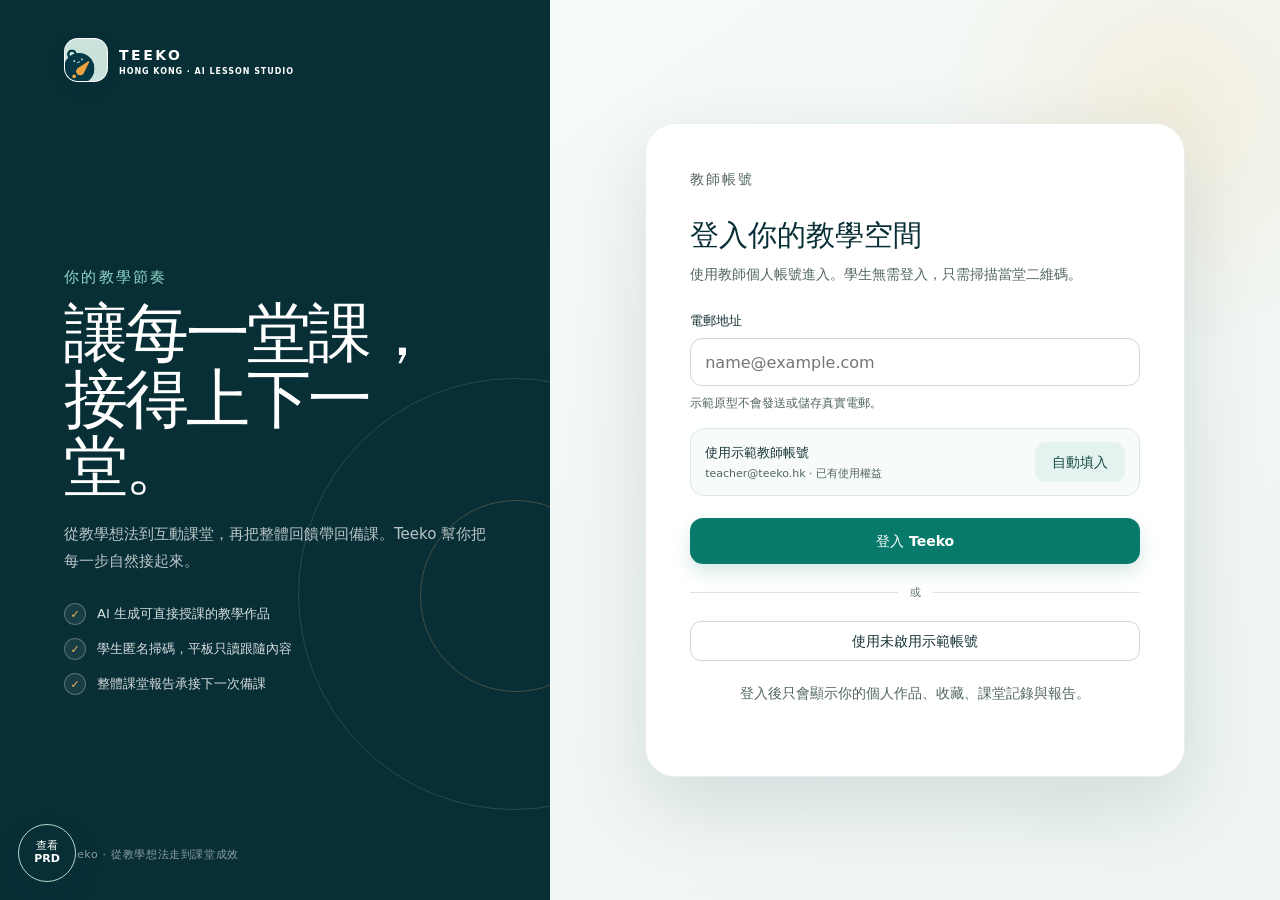
<file: index.html>
<!doctype html>
<html lang="zh-Hant">
  <head>
    <meta charset="UTF-8" />
    <meta name="viewport" content="width=device-width, initial-scale=1.0" />
    <meta http-equiv="refresh" content="0; url=./teeko-prototype/" />
    <title>Teeko</title>
  </head>
  <body>
    <a href="./teeko-prototype/">進入 Teeko</a>
  </body>
</html>
</file>
<file: teeko-prototype/styles.css>
:root {
  --radius: 11.2px;
  --background: #f1f6f4;
  --foreground: #1e2725;
  --card: #ffffff;
  --paper: #fcfdfc;
  --primary: #087a6c;
  --primary-hover: #076d61;
  --primary-soft: #e5f3f0;
  --ink: #082f36;
  --mint: #eaf5f1;
  --amber: #f3b75d;
  --slate: #526660;
  --muted: #edf4f2;
  --border: #dde4e0;
  --input: #cddbd7;
  --danger: #b94f42;
  --danger-soft: #fff1ee;
  --success: #0f6b5e;
  --warning-bg: #fffaf0;
  --warning-border: #e3c98f;
  --warning-text: #76510e;
  --shadow-card: 0 10px 28px rgba(28, 54, 48, 0.05);
  --shadow-panel: 0 16px 38px rgba(8, 47, 54, 0.09);
  --shadow-float: 0 22px 58px rgba(8, 47, 54, 0.12);
  color-scheme: light;
  font-family: "PingFang HK", "Microsoft JhengHei", "Noto Sans TC", system-ui, -apple-system, sans-serif;
  font-synthesis: none;
  text-rendering: optimizeLegibility;
}

* {
  box-sizing: border-box;
}

html {
  min-width: 320px;
  min-height: 100%;
  background: var(--background);
}

body {
  min-width: 320px;
  min-height: 100vh;
  margin: 0;
  color: var(--foreground);
  background: var(--background);
}

button,
input,
textarea,
select {
  font: inherit;
}

button,
a,
label[for],
select {
  -webkit-tap-highlight-color: transparent;
}

button {
  border: 0;
}

a {
  color: inherit;
  text-decoration: none;
}

img {
  display: block;
  max-width: 100%;
}

h1,
h2,
h3,
p {
  margin-top: 0;
}

button:focus-visible,
a:focus-visible,
input:focus-visible,
textarea:focus-visible,
select:focus-visible,
[tabindex]:focus-visible {
  outline: 3px solid #eeba6d;
  outline-offset: 3px;
}

.sr-only {
  position: absolute;
  width: 1px;
  height: 1px;
  padding: 0;
  margin: -1px;
  overflow: hidden;
  clip: rect(0, 0, 0, 0);
  white-space: nowrap;
  border: 0;
}

.app-root {
  min-height: 100vh;
}

.home-display {
  font-family: "Avenir Next", "Segoe UI Variable Display", "PingFang HK", "Microsoft JhengHei", sans-serif;
  letter-spacing: -0.045em;
}

.eyebrow {
  margin: 0 0 9px;
  color: var(--primary);
  font-size: 11px;
  font-weight: 700;
  letter-spacing: 0.15em;
  line-height: 1.4;
  text-transform: uppercase;
}

.muted {
  color: var(--slate);
}

.caption {
  color: var(--slate);
  font-size: 12px;
  line-height: 1.55;
}

.btn {
  min-height: 40px;
  display: inline-flex;
  align-items: center;
  justify-content: center;
  gap: 8px;
  padding: 9px 16px;
  border: 1px solid transparent;
  border-radius: 11px;
  cursor: pointer;
  font-size: 14px;
  font-weight: 650;
  line-height: 1;
  transition: background-color 160ms ease, border-color 160ms ease, color 160ms ease, transform 120ms ease, box-shadow 160ms ease;
}

.btn:hover {
  transform: translateY(-1px);
}

.btn:active {
  transform: translateY(1px);
}

.btn-primary {
  color: #fff;
  background: var(--primary);
  box-shadow: 0 8px 18px rgba(8, 122, 108, 0.17);
}

.btn-primary:hover {
  background: var(--primary-hover);
}

.btn-secondary {
  color: #164b45;
  background: var(--primary-soft);
}

.btn-outline {
  color: #173337;
  border-color: #cddbd7;
  background: #fff;
}

.btn-outline:hover {
  border-color: #a9cbc3;
  background: #f8fbfa;
}

.btn-ghost {
  color: #4f625d;
  background: transparent;
}

.btn-ghost:hover {
  color: var(--primary);
  background: var(--muted);
}

.btn-danger {
  color: #9b4237;
  border-color: #eccfc8;
  background: #fff7f5;
}

.btn-link {
  min-height: auto;
  padding: 3px 0;
  border-radius: 2px;
  color: var(--primary);
  background: transparent;
}

.btn-sm {
  min-height: 36px;
  padding: 8px 12px;
  font-size: 13px;
}

.btn-lg {
  min-height: 46px;
  padding: 12px 21px;
  border-radius: 13px;
}

.btn-pill {
  border-radius: 999px;
}

.btn-full {
  width: 100%;
}

.btn[disabled],
.btn[aria-disabled="true"] {
  cursor: not-allowed;
  opacity: 0.5;
  transform: none;
  box-shadow: none;
}

.button-row {
  display: flex;
  flex-wrap: wrap;
  align-items: center;
  gap: 10px;
}

.field {
  display: grid;
  gap: 8px;
}

.field + .field {
  margin-top: 20px;
}

.field-label {
  color: #173337;
  font-size: 13px;
  font-weight: 700;
}

.field-hint {
  color: var(--slate);
  font-size: 12px;
  line-height: 1.5;
}

.field-error {
  color: var(--danger);
  font-size: 12px;
}

.input,
.select,
.textarea {
  width: 100%;
  min-height: 48px;
  border: 1px solid var(--input);
  border-radius: 12px;
  color: #173337;
  background: #fff;
  box-shadow: inset 0 1px 0 rgba(8, 47, 54, 0.02);
  transition: border-color 160ms ease, box-shadow 160ms ease;
}

.input,
.select {
  padding: 0 14px;
}

.textarea {
  min-height: 136px;
  padding: 13px 14px;
  line-height: 1.65;
  resize: vertical;
}

.input:focus,
.select:focus,
.textarea:focus {
  border-color: #1b9485;
  outline: 0;
  box-shadow: 0 0 0 4px #dff3ef;
}

.input.is-error,
.select.is-error,
.textarea.is-error {
  border-color: #d77f73;
}

.segmented {
  display: inline-flex;
  gap: 4px;
  padding: 4px;
  border: 1px solid var(--border);
  border-radius: 12px;
  background: #f5f9f7;
}

.segmented button {
  min-height: 34px;
  padding: 7px 14px;
  border-radius: 9px;
  color: var(--slate);
  background: transparent;
  cursor: pointer;
  font-size: 13px;
  font-weight: 650;
}

.segmented button.is-active {
  color: var(--primary);
  background: #fff;
  box-shadow: 0 5px 14px rgba(8, 47, 54, 0.08);
}

.chip,
.badge {
  display: inline-flex;
  align-items: center;
  gap: 6px;
  min-height: 22px;
  padding: 3px 9px;
  border-radius: 999px;
  font-size: 11px;
  font-weight: 700;
  line-height: 1;
}

.badge-jade {
  color: #0f6b5e;
  background: #e5f3f0;
}

.badge-amber {
  color: #76510e;
  background: #fff3d8;
}

.badge-neutral {
  color: #536660;
  background: #edf4f2;
}

.badge-red {
  color: #9b4237;
  background: #fff1ee;
}

.dot {
  width: 7px;
  height: 7px;
  border-radius: 50%;
  background: currentColor;
}

.pulse-dot {
  width: 8px;
  height: 8px;
  border-radius: 50%;
  background: #20a588;
  animation: pulse 1.8s ease-out infinite;
}

@keyframes pulse {
  0% { box-shadow: 0 0 0 0 rgba(32, 165, 136, 0.4); }
  70% { box-shadow: 0 0 0 7px rgba(32, 165, 136, 0); }
  100% { box-shadow: 0 0 0 0 rgba(32, 165, 136, 0); }
}

.brand-lockup {
  display: inline-flex;
  align-items: center;
  gap: 11px;
}

.brand-mark {
  width: 44px;
  height: 44px;
  overflow: hidden;
  border: 1px solid #a9cbc3;
  border-radius: 14px;
  background: #e7f4f1;
  box-shadow: 0 5px 16px rgba(8, 47, 54, 0.13);
}

.brand-mark img {
  width: 100%;
  height: 100%;
  object-fit: cover;
}

.brand-word {
  color: var(--ink);
  font-size: 14px;
  font-weight: 800;
  letter-spacing: 0.18em;
}

.brand-meta {
  display: block;
  margin-top: 3px;
  color: var(--slate);
  font-size: 8px;
  font-weight: 700;
  letter-spacing: 0.12em;
  text-transform: uppercase;
}

.card {
  border: 1px solid rgba(8, 47, 54, 0.09);
  border-radius: 16px;
  background: var(--card);
  box-shadow: var(--shadow-card);
}

.card-pad {
  padding: 22px;
}

.accent-card {
  position: relative;
  overflow: hidden;
}

.accent-card::before {
  position: absolute;
  top: 0;
  bottom: 0;
  left: 0;
  width: 4px;
  content: "";
  background: var(--amber);
}

.auth-page {
  min-height: 100vh;
  display: grid;
  grid-template-columns: 0.86fr 1.14fr;
  background: #eff5f2;
}

.auth-brand {
  position: relative;
  min-height: 100vh;
  display: flex;
  flex-direction: column;
  justify-content: space-between;
  overflow: hidden;
  padding: 38px clamp(34px, 5vw, 78px);
  color: #fff;
  background: var(--ink);
}

.auth-brand::before,
.auth-brand::after {
  position: absolute;
  border: 1px solid rgba(255, 255, 255, 0.13);
  border-radius: 50%;
  content: "";
}

.auth-brand::before {
  right: -180px;
  bottom: 90px;
  width: 430px;
  height: 430px;
}

.auth-brand::after {
  right: -62px;
  bottom: 208px;
  width: 190px;
  height: 190px;
  border-color: rgba(243, 183, 93, 0.25);
}

.auth-brand .brand-word,
.auth-brand .brand-meta {
  color: #fff;
}

.auth-brand .brand-mark {
  border-color: rgba(255, 255, 255, 0.32);
  background: #fff;
}

.auth-story {
  position: relative;
  z-index: 1;
  max-width: 520px;
  padding: 70px 0 40px;
}

.auth-story h1 {
  max-width: 480px;
  margin-bottom: 22px;
  font-size: clamp(42px, 5vw, 68px);
  font-weight: 650;
  line-height: 1.04;
}

.auth-story p {
  max-width: 440px;
  color: rgba(255, 255, 255, 0.72);
  font-size: 15px;
  line-height: 1.8;
}

.auth-points {
  display: grid;
  gap: 13px;
  margin-top: 28px;
}

.auth-point {
  display: flex;
  align-items: center;
  gap: 11px;
  color: rgba(255, 255, 255, 0.84);
  font-size: 13px;
}

.auth-check {
  width: 22px;
  height: 22px;
  display: grid;
  flex: 0 0 auto;
  place-items: center;
  border: 1px solid rgba(255, 255, 255, 0.25);
  border-radius: 50%;
  color: var(--amber);
  background: rgba(255, 255, 255, 0.07);
  font-size: 11px;
}

.auth-foot {
  position: relative;
  z-index: 1;
  color: rgba(255, 255, 255, 0.53);
  font-size: 11px;
  letter-spacing: 0.06em;
}

.auth-form-wrap {
  min-height: 100vh;
  display: grid;
  place-items: center;
  padding: 44px 28px;
  background:
    radial-gradient(circle at 85% 12%, rgba(243, 183, 93, 0.15), transparent 24%),
    linear-gradient(145deg, #f6faf8, #edf4f1);
}

.auth-card {
  width: min(100%, 540px);
  padding: clamp(28px, 4vw, 44px);
  border: 1px solid rgba(8, 47, 54, 0.08);
  border-radius: 30px;
  background: rgba(255, 255, 255, 0.97);
  box-shadow: 0 26px 80px rgba(8, 47, 54, 0.13);
}

.auth-card h2 {
  margin-bottom: 10px;
  color: var(--ink);
  font-size: 29px;
  line-height: 1.2;
}

.auth-card > p {
  margin-bottom: 26px;
  color: var(--slate);
  font-size: 14px;
  line-height: 1.7;
}

.demo-account {
  display: flex;
  align-items: center;
  justify-content: space-between;
  gap: 12px;
  margin: 16px 0 22px;
  padding: 13px 14px;
  border: 1px solid #dbe8e4;
  border-radius: 14px;
  background: #f7fbf9;
}

.demo-account strong {
  display: block;
  color: #173337;
  font-size: 13px;
}

.demo-account span {
  color: var(--slate);
  font-size: 11px;
}

.auth-divider {
  display: flex;
  align-items: center;
  gap: 12px;
  margin: 21px 0;
  color: #5f716c;
  font-size: 11px;
}

.auth-divider::before,
.auth-divider::after {
  height: 1px;
  flex: 1;
  content: "";
  background: var(--border);
}

.auth-note {
  margin: 21px 0 0;
  color: #5b6d68;
  font-size: 11px;
  line-height: 1.6;
  text-align: center;
}

.activation-success {
  display: grid;
  place-items: center;
  padding: 14px 0 4px;
  text-align: center;
}

.success-mark {
  width: 72px;
  height: 72px;
  display: grid;
  place-items: center;
  margin-bottom: 22px;
  border: 1px solid #bcded5;
  border-radius: 24px;
  color: #fff;
  background: var(--primary);
  box-shadow: 0 16px 30px rgba(8, 122, 108, 0.2);
  font-size: 30px;
}

.platform-shell {
  min-height: 100vh;
  padding-left: 104px;
  background: var(--background);
}

.side-rail {
  position: fixed;
  z-index: 30;
  top: 0;
  bottom: 0;
  left: 0;
  width: 104px;
  display: flex;
  flex-direction: column;
  align-items: stretch;
  padding: 15px 10px;
  border-right: 1px solid #dce8e5;
  background: #f4f8f6;
}

.rail-brand {
  display: grid;
  place-items: center;
  padding: 2px 0 17px;
}

.rail-brand .brand-mark {
  width: 44px;
  height: 44px;
}

.rail-nav {
  display: grid;
  gap: 5px;
}

.rail-link {
  position: relative;
  min-height: 62px;
  display: grid;
  place-items: center;
  gap: 4px;
  padding: 8px 4px;
  border: 1px solid transparent;
  border-radius: 14px;
  color: #64756f;
  background: transparent;
  cursor: pointer;
  font-size: 11px;
  font-weight: 650;
  transition: color 160ms ease, background-color 160ms ease, border-color 160ms ease, transform 120ms ease;
}

.rail-link:hover {
  color: var(--primary);
  transform: translateY(-1px);
}

.rail-link.is-active {
  border-color: #c7dcd6;
  color: var(--primary);
  background: #fff;
  box-shadow: 0 8px 20px rgba(8, 47, 54, 0.075);
}

.rail-link.is-active::before {
  position: absolute;
  top: 14px;
  bottom: 14px;
  left: -10px;
  width: 4px;
  border-radius: 0 4px 4px 0;
  content: "";
  background: var(--amber);
}

.nav-symbol {
  width: 27px;
  height: 27px;
  display: grid;
  place-items: center;
  border-radius: 9px;
  color: #45605a;
  background: #e7f4f1;
}

.nav-symbol svg {
  width: 19px;
  height: 19px;
}

.rail-link.is-active .nav-symbol {
  color: var(--primary);
  background: #e7f4f1;
}

.rail-account {
  margin-top: auto;
}

.avatar {
  width: 32px;
  height: 32px;
  display: grid;
  place-items: center;
  border-radius: 50%;
  color: #fff;
  background: #d89569;
  font-size: 12px;
  font-weight: 750;
}

.mobile-nav {
  display: none;
}

.platform-content {
  min-height: 100vh;
  padding: 0 28px 52px;
}

.topbar {
  min-height: 70px;
  display: flex;
  align-items: center;
  justify-content: space-between;
  gap: 18px;
  max-width: 1360px;
  margin: 0 auto;
  padding: 13px 0;
}

.topbar-title {
  color: var(--ink);
  font-size: 15px;
  font-weight: 750;
}

.topbar-actions {
  display: flex;
  align-items: center;
  gap: 10px;
}

.status-pill {
  display: inline-flex;
  align-items: center;
  gap: 8px;
  min-height: 33px;
  padding: 6px 11px;
  border: 1px solid #d8e7e2;
  border-radius: 999px;
  color: #4f625d;
  background: rgba(255, 255, 255, 0.76);
  font-size: 11px;
  font-weight: 650;
}

.page {
  width: 100%;
  max-width: 1180px;
  margin: 0 auto;
  animation: page-in 230ms ease-out;
}

.page-wide {
  max-width: 1440px;
}

.page-narrow {
  max-width: 980px;
}

@keyframes page-in {
  from { opacity: 0; transform: translateY(5px); }
  to { opacity: 1; transform: translateY(0); }
}

.page-head {
  display: flex;
  align-items: flex-end;
  justify-content: space-between;
  gap: 24px;
  margin: 24px 0 24px;
}

.page-head h1 {
  margin-bottom: 7px;
  color: var(--ink);
  font-size: clamp(28px, 3vw, 38px);
  font-weight: 670;
  line-height: 1.1;
}

.page-head p {
  max-width: 670px;
  margin-bottom: 0;
  color: var(--slate);
  font-size: 14px;
  line-height: 1.65;
}

.hero-home {
  position: relative;
  min-height: 296px;
  display: grid;
  grid-template-columns: minmax(0, 1.15fr) minmax(280px, 0.85fr);
  overflow: hidden;
  margin-top: 20px;
  border-radius: 28px;
  color: #fff;
  background: var(--ink);
  box-shadow: var(--shadow-float);
}

.home-dialog {
  max-width: 980px;
  margin: clamp(34px, 7vh, 74px) auto 0;
}

.home-dialog-heading {
  display: grid;
  justify-items: center;
  margin: 0 auto 20px;
  padding: 0 8px;
  text-align: center;
}

.home-dialog-heading img {
  width: 46px;
  height: 46px;
  margin-bottom: 12px;
  border-radius: 15px;
}

.home-dialog-heading .eyebrow {
  margin-bottom: 7px;
}

.home-dialog-heading h1 {
  margin-bottom: 0;
  color: var(--ink);
  font-size: clamp(30px, 4vw, 46px);
  font-weight: 670;
  line-height: 1.08;
}

.home-composer {
  overflow: hidden;
  border: 1px solid #b9d2cc;
  border-radius: 24px;
  background: #fcfdfc;
  box-shadow: var(--shadow-float);
  transition: border-color 160ms ease, box-shadow 160ms ease;
}

.home-composer:focus-within {
  border-color: #54a99d;
  box-shadow: 0 22px 58px rgba(8, 47, 54, 0.15), 0 0 0 4px rgba(82, 215, 200, 0.12);
}

.home-composer.is-error {
  border-color: #d77f73;
}

.home-composer > textarea {
  width: 100%;
  min-height: 160px;
  display: block;
  padding: 24px 26px 16px;
  border: 0;
  resize: vertical;
  color: #173337;
  background: transparent;
  font-size: 17px;
  line-height: 1.75;
  outline: 0;
}

.home-composer > textarea::placeholder {
  color: #70847e;
}

.home-file {
  display: flex;
  align-items: center;
  justify-content: space-between;
  gap: 12px;
  margin: 0 18px 12px;
  padding: 10px 12px;
  border-radius: 12px;
  background: var(--mint);
}

.home-file strong,
.home-file small {
  display: block;
}

.home-file strong {
  color: #173337;
  font-size: 12px;
}

.home-file small {
  margin-top: 3px;
  color: var(--slate);
  font-size: 10px;
}

.home-composer-footer {
  display: flex;
  align-items: center;
  justify-content: space-between;
  gap: 14px;
  padding: 14px 18px 17px;
  border-top: 1px solid #e0ebe8;
}

.home-composer-tools {
  min-width: 0;
  display: flex;
  flex-wrap: wrap;
  align-items: center;
  gap: 9px;
}

.home-upload {
  min-height: 45px;
  border-radius: 999px;
  color: var(--primary);
}

.home-filter {
  min-width: 145px;
  height: 45px;
  padding: 0 34px 0 15px;
  border: 1px solid #d3e1dd;
  border-radius: 999px;
  color: #38524c;
  background: #fff;
  font: inherit;
  font-size: 13px;
  font-weight: 650;
}

.home-filter:focus-visible {
  border-color: var(--primary);
  outline: 3px solid rgba(82, 215, 200, 0.2);
}

.optional-label {
  color: #72847f;
  font-size: 10px;
  font-weight: 500;
}

.home-generate {
  flex: 0 0 auto;
  border-radius: 999px;
}

.home-dialog-error {
  display: block;
  margin: 10px 8px 0;
  font-size: 11px;
}

.hero-copy {
  position: relative;
  z-index: 2;
  align-self: center;
  padding: clamp(34px, 5vw, 58px);
}

.hero-copy .eyebrow {
  color: #8ed5c8;
}

.hero-copy h1 {
  max-width: 600px;
  margin-bottom: 17px;
  font-size: clamp(35px, 4.4vw, 56px);
  font-weight: 650;
  line-height: 1.04;
}

.hero-copy p {
  max-width: 590px;
  margin-bottom: 25px;
  color: rgba(255, 255, 255, 0.72);
  font-size: 14px;
  line-height: 1.75;
}

.hero-art {
  position: relative;
  min-height: 296px;
  overflow: hidden;
}

.hero-art::before {
  position: absolute;
  z-index: 1;
  inset: 0;
  content: "";
  background: linear-gradient(90deg, var(--ink), rgba(8, 47, 54, 0.18) 55%, transparent);
}

.hero-art img {
  width: 100%;
  height: 100%;
  object-fit: cover;
  opacity: 0.92;
}

.journey-strip {
  display: grid;
  grid-template-columns: repeat(4, 1fr);
  gap: 1px;
  margin: 18px 0 0;
  overflow: hidden;
  border: 1px solid #dbe6e2;
  border-radius: 16px;
  background: #dbe6e2;
}

.journey-step {
  position: relative;
  min-height: 76px;
  display: grid;
  align-content: center;
  gap: 3px;
  padding: 14px 18px 14px 45px;
  background: rgba(255, 255, 255, 0.92);
}

.journey-step::before {
  position: absolute;
  left: 17px;
  width: 19px;
  height: 19px;
  display: grid;
  place-items: center;
  border-radius: 50%;
  content: attr(data-step);
  color: #fff;
  background: var(--primary);
  font-size: 10px;
  font-weight: 750;
}

.journey-step strong {
  color: #173337;
  font-size: 12px;
}

.journey-step span {
  color: var(--slate);
  font-size: 11px;
}

.section-row {
  display: flex;
  align-items: center;
  justify-content: space-between;
  gap: 18px;
  margin: 31px 0 14px;
}

.section-row h2 {
  margin: 0;
  color: var(--ink);
  font-size: 19px;
}

.dashboard-grid {
  display: grid;
  grid-template-columns: minmax(0, 1.16fr) minmax(320px, 0.84fr);
  gap: 18px;
}

.recent-work {
  min-height: 218px;
  display: grid;
  grid-template-columns: 210px 1fr;
  overflow: hidden;
}

.work-cover {
  position: relative;
  min-height: 176px;
  display: grid;
  align-content: end;
  overflow: hidden;
  padding: 20px;
  color: #fff;
  background:
    radial-gradient(circle at 84% 18%, rgba(243, 183, 93, 0.9) 0 10%, transparent 10.5%),
    radial-gradient(circle at 21% 7%, rgba(255, 255, 255, 0.15) 0 14%, transparent 14.5%),
    linear-gradient(145deg, #178c7c, #082f36 78%);
}

.work-cover.physics {
  background:
    radial-gradient(circle at 74% 30%, rgba(247, 208, 118, 0.94) 0 11%, transparent 11.5%),
    linear-gradient(140deg, #2d9b86, #0b3940 76%);
}

.work-cover.english {
  background:
    radial-gradient(circle at 72% 23%, rgba(255, 255, 255, 0.18) 0 16%, transparent 16.5%),
    linear-gradient(140deg, #d48f63, #6b433b 80%);
}

.work-cover.history-cover {
  background:
    radial-gradient(circle at 70% 25%, rgba(244, 215, 145, 0.45) 0 14%, transparent 14.5%),
    linear-gradient(140deg, #8a745a, #273c39 80%);
}

.work-cover .cover-kicker {
  margin-bottom: 6px;
  color: rgba(255, 255, 255, 0.67);
  font-size: 10px;
  font-weight: 700;
  letter-spacing: 0.1em;
  text-transform: uppercase;
}

.work-cover strong {
  font-size: 20px;
  line-height: 1.25;
}

.recent-work-body {
  display: flex;
  flex-direction: column;
  justify-content: center;
  padding: 24px;
}

.recent-work-body h3 {
  margin: 11px 0 8px;
  color: var(--ink);
  font-size: 20px;
}

.recent-work-body p {
  color: var(--slate);
  font-size: 13px;
  line-height: 1.65;
}

.report-mini {
  min-height: 218px;
  padding: 25px;
}

.metric-row {
  display: grid;
  grid-template-columns: repeat(3, 1fr);
  gap: 8px;
  margin: 18px 0 20px;
}

.metric {
  padding: 12px;
  border-radius: 12px;
  background: #f2f7f5;
}

.metric strong {
  display: block;
  margin-bottom: 3px;
  color: var(--ink);
  font-size: 20px;
}

.metric span {
  color: var(--slate);
  font-size: 10px;
}

.form-layout {
  display: grid;
  grid-template-columns: minmax(280px, 330px) minmax(0, 1fr);
  gap: 18px;
}

.brief-panel {
  align-self: start;
  padding: 24px;
}

.brief-panel h2 {
  margin-bottom: 9px;
  color: var(--ink);
  font-size: 20px;
}

.brief-panel p {
  color: var(--slate);
  font-size: 13px;
  line-height: 1.7;
}

.brief-steps {
  display: grid;
  gap: 17px;
  margin-top: 24px;
}

.brief-step {
  display: grid;
  grid-template-columns: 28px 1fr;
  gap: 11px;
}

.brief-number {
  width: 28px;
  height: 28px;
  display: grid;
  place-items: center;
  border-radius: 9px;
  color: var(--primary);
  background: var(--mint);
  font-size: 12px;
  font-weight: 800;
}

.brief-step strong {
  display: block;
  margin-bottom: 3px;
  color: #173337;
  font-size: 12px;
}

.brief-step span {
  color: var(--slate);
  font-size: 11px;
  line-height: 1.5;
}

.form-card {
  padding: clamp(24px, 4vw, 38px);
}

.form-card h2 {
  margin-bottom: 7px;
  color: var(--ink);
  font-size: 22px;
}

.form-card > p {
  color: var(--slate);
  font-size: 13px;
}

.two-cols {
  display: grid;
  grid-template-columns: 1fr 1fr;
  gap: 16px;
}

.upload-zone {
  min-height: 118px;
  display: grid;
  place-items: center;
  padding: 18px;
  border: 1px dashed #b7cec8;
  border-radius: 15px;
  text-align: center;
  background: #f8fbfa;
}

.upload-zone.has-file {
  display: flex;
  align-items: center;
  justify-content: space-between;
  gap: 14px;
  border-style: solid;
  border-color: #bcded5;
  text-align: left;
  background: #f3faf7;
}

.upload-symbol {
  width: 38px;
  height: 38px;
  display: grid;
  margin: 0 auto 10px;
  place-items: center;
  border-radius: 12px;
  color: var(--primary);
  background: var(--mint);
  font-weight: 800;
}

.file-info {
  display: flex;
  align-items: center;
  gap: 12px;
}

.file-info strong {
  display: block;
  margin-bottom: 3px;
  color: #173337;
  font-size: 13px;
}

.report-context {
  display: flex;
  align-items: flex-start;
  justify-content: space-between;
  gap: 18px;
  margin-bottom: 20px;
  padding: 17px 18px 17px 21px;
  border: 1px solid #cce0d9;
  border-radius: 15px;
  background: #eff8f5;
}

.report-context strong {
  display: block;
  margin-bottom: 5px;
  color: #214f47;
  font-size: 13px;
}

.report-context p {
  margin: 0;
  color: #55716a;
  font-size: 12px;
  line-height: 1.55;
}

.form-actions {
  display: flex;
  justify-content: space-between;
  gap: 14px;
  margin-top: 28px;
  padding-top: 22px;
  border-top: 1px solid var(--border);
}

.generate-card {
  max-width: 850px;
  margin: 42px auto 0;
  padding: clamp(28px, 5vw, 50px);
  text-align: center;
}

.generate-orbit {
  position: relative;
  width: 104px;
  height: 104px;
  display: grid;
  margin: 0 auto 27px;
  place-items: center;
  border: 1px solid #c6ded8;
  border-radius: 50%;
  background: var(--mint);
}

.generate-orbit::before {
  position: absolute;
  width: 126px;
  height: 126px;
  border: 1px dashed #9ecbc2;
  border-radius: 50%;
  content: "";
  animation: spin 8s linear infinite;
}

@keyframes spin { to { transform: rotate(360deg); } }

.generate-orbit .brand-mark {
  width: 62px;
  height: 62px;
  border-radius: 19px;
}

.generate-card h1 {
  margin-bottom: 9px;
  color: var(--ink);
  font-size: 30px;
}

.progress-track {
  height: 8px;
  margin: 27px 0 24px;
  overflow: hidden;
  border-radius: 99px;
  background: #e7efec;
}

.progress-bar {
  height: 100%;
  border-radius: inherit;
  background: linear-gradient(90deg, var(--primary), #35aa94);
  transition: width 520ms ease;
}

.stage-list {
  display: grid;
  grid-template-columns: repeat(5, 1fr);
  gap: 8px;
  margin: 22px 0 29px;
  text-align: center;
}

.stage-item {
  position: relative;
  padding-top: 21px;
  color: #899590;
  font-size: 11px;
}

.stage-item::before {
  position: absolute;
  top: 0;
  left: calc(50% - 5px);
  width: 10px;
  height: 10px;
  border-radius: 50%;
  content: "";
  background: #d4dfdb;
}

.stage-item.is-active,
.stage-item.is-done {
  color: var(--primary);
  font-weight: 700;
}

.stage-item.is-active::before,
.stage-item.is-done::before {
  background: var(--primary);
}

.stage-item.is-active::before {
  box-shadow: 0 0 0 5px #dff3ef;
}

.status-message {
  margin: 0 auto 24px;
  padding: 13px 15px;
  border-radius: 13px;
  color: #46615b;
  background: #f2f7f5;
  font-size: 12px;
  line-height: 1.55;
}

.filter-bar {
  display: flex;
  flex-wrap: wrap;
  align-items: center;
  justify-content: space-between;
  gap: 12px;
  margin-bottom: 19px;
  padding: 12px;
  border: 1px solid var(--border);
  border-radius: 15px;
  background: rgba(255, 255, 255, 0.82);
}

.search-field {
  position: relative;
  width: min(100%, 360px);
}

.search-field .input {
  min-height: 42px;
  padding-left: 38px;
}

.search-field::before {
  position: absolute;
  z-index: 1;
  top: 11px;
  left: 14px;
  content: "⌕";
  color: var(--slate);
  font-size: 18px;
}

.work-grid,
.resource-grid {
  display: grid;
  grid-template-columns: repeat(3, minmax(0, 1fr));
  gap: 18px;
}

.work-card,
.resource-card {
  overflow: hidden;
  border-radius: 22px;
  background: #fff;
  box-shadow: var(--shadow-card);
  transition: transform 170ms ease, box-shadow 170ms ease;
}

.work-card:hover,
.resource-card:hover {
  transform: translateY(-3px);
  box-shadow: var(--shadow-panel);
}

.work-card .work-cover,
.resource-card .work-cover {
  min-height: 168px;
}

.card-body {
  padding: 19px;
}

.card-body h3 {
  margin: 10px 0 6px;
  color: var(--ink);
  font-size: 18px;
}

.card-body p {
  min-height: 42px;
  color: var(--slate);
  font-size: 12px;
  line-height: 1.65;
}

.card-meta {
  display: flex;
  flex-wrap: wrap;
  align-items: center;
  justify-content: space-between;
  gap: 9px;
  margin-top: 17px;
  padding-top: 15px;
  border-top: 1px solid #e8efec;
}

.card-actions {
  display: grid;
  grid-template-columns: repeat(2, 1fr);
  gap: 8px;
  margin-top: 12px;
}

.favorite-btn {
  width: 36px;
  height: 36px;
  display: grid;
  place-items: center;
  border: 1px solid rgba(255, 255, 255, 0.55);
  border-radius: 50%;
  color: #fff;
  background: rgba(8, 47, 54, 0.35);
  cursor: pointer;
  font-size: 16px;
  backdrop-filter: blur(8px);
}

.cover-top {
  position: absolute;
  top: 14px;
  right: 14px;
}

.empty-state {
  min-height: 300px;
  display: grid;
  place-items: center;
  padding: 36px;
  border: 1px dashed #cfdad6;
  border-radius: 24px;
  text-align: center;
  background: #fff;
}

.empty-state h3 {
  margin-bottom: 8px;
  color: var(--ink);
}

.empty-state p {
  max-width: 480px;
  margin-bottom: 18px;
  color: var(--slate);
  font-size: 13px;
  line-height: 1.6;
}

.work-detail-grid {
  display: grid;
  grid-template-columns: minmax(0, 1fr) 318px;
  gap: 18px;
}

.detail-main {
  overflow: hidden;
}

.detail-toolbar {
  display: flex;
  align-items: center;
  justify-content: space-between;
  gap: 14px;
  padding: 15px 17px;
  border-bottom: 1px solid var(--border);
}

.detail-tabs {
  display: flex;
  gap: 4px;
  padding: 4px;
  border: 1px solid var(--border);
  border-radius: 12px;
  background: #f4f8f6;
}

.detail-tabs button {
  min-height: 34px;
  padding: 7px 12px;
  border-radius: 9px;
  color: var(--slate);
  background: transparent;
  cursor: pointer;
  font-size: 12px;
  font-weight: 650;
}

.detail-tabs button.is-active {
  color: var(--primary);
  background: #fff;
  box-shadow: 0 4px 12px rgba(8, 47, 54, 0.07);
}

.lesson-stage {
  min-height: 488px;
  display: grid;
  place-items: center;
  padding: 28px;
  background: #e6ece9;
}

.lesson-canvas {
  position: relative;
  width: min(100%, 780px);
  aspect-ratio: 16 / 9;
  overflow: hidden;
  border-radius: 14px;
  color: #fff;
  background:
    radial-gradient(circle at 75% 28%, rgba(243, 183, 93, 0.95) 0 8%, transparent 8.5%),
    linear-gradient(145deg, #198f7f 0%, #0b4145 55%, #082f36 100%);
  box-shadow: 0 18px 38px rgba(8, 47, 54, 0.2);
}

.lesson-canvas::before {
  position: absolute;
  right: 8%;
  bottom: -36%;
  width: 52%;
  aspect-ratio: 1;
  border: 1px solid rgba(255, 255, 255, 0.17);
  border-radius: 50%;
  content: "";
}

.lesson-canvas.theme-english {
  background:
    radial-gradient(circle at 78% 24%, rgba(255, 221, 151, 0.96) 0 7%, transparent 7.5%),
    linear-gradient(145deg, #9f5e42 0%, #5d3a3b 54%, #2d2833 100%);
}

.lesson-canvas.theme-history {
  background:
    radial-gradient(circle at 77% 24%, rgba(237, 199, 123, 0.82) 0 7%, transparent 7.5%),
    linear-gradient(145deg, #8b6b44 0%, #58432e 50%, #263b3c 100%);
}

.lesson-canvas.theme-english .slide-kicker,
.lesson-canvas.theme-history .slide-kicker {
  color: #f5d99f;
}

.lesson-content {
  position: absolute;
  z-index: 1;
  inset: 0;
  display: flex;
  flex-direction: column;
  justify-content: center;
  padding: 8% 9%;
}

.lesson-content .slide-kicker {
  margin-bottom: 10px;
  color: #95d8cc;
  font-size: 11px;
  font-weight: 750;
  letter-spacing: 0.14em;
  text-transform: uppercase;
}

.lesson-content h2 {
  max-width: 70%;
  margin-bottom: 12px;
  font-size: clamp(24px, 4vw, 46px);
  line-height: 1.08;
}

.lesson-content p {
  max-width: 62%;
  margin: 0;
  color: rgba(255, 255, 255, 0.72);
  font-size: clamp(11px, 1.2vw, 15px);
  line-height: 1.65;
}

.lens-demo {
  position: absolute;
  z-index: 2;
  right: 11%;
  bottom: 11%;
  width: 25%;
  height: 26%;
  border: 3px solid rgba(255, 255, 255, 0.8);
  border-radius: 50%;
  transform: scaleX(0.48);
  box-shadow: inset 0 0 25px rgba(117, 224, 213, 0.35), 0 0 32px rgba(255, 255, 255, 0.1);
}

.lens-demo span {
  display: none;
}

.lesson-canvas.theme-english .lens-demo,
.lesson-canvas.theme-history .lens-demo {
  width: 19%;
  height: 34%;
  display: grid;
  place-items: center;
  border: 1px solid rgba(255, 255, 255, 0.48);
  border-radius: 24px;
  transform: rotate(6deg) scale(var(--work-effect, 1)) !important;
  background: rgba(255, 255, 255, 0.08);
  box-shadow: 0 18px 35px rgba(20, 20, 20, 0.18);
}

.lesson-canvas.theme-history .lens-demo {
  transform: rotate(-5deg) scale(var(--work-effect, 1)) !important;
}

.lesson-canvas.theme-english .lens-demo span,
.lesson-canvas.theme-history .lens-demo span {
  display: block;
  color: rgba(255, 255, 255, 0.86);
  font-family: Georgia, serif;
  font-size: clamp(32px, 6vw, 72px);
  font-weight: 700;
}

.lesson-stage-controls {
  display: flex;
  align-items: center;
  justify-content: center;
  gap: 10px;
  padding: 13px;
  border-top: 1px solid var(--border);
  background: #fff;
}

.page-counter {
  min-width: 75px;
  color: var(--slate);
  font-size: 12px;
  text-align: center;
}

.side-stack {
  display: grid;
  align-content: start;
  gap: 14px;
}

.info-card {
  padding: 19px;
}

.info-card h3 {
  margin-bottom: 13px;
  color: var(--ink);
  font-size: 15px;
}

.info-list {
  display: grid;
  gap: 12px;
}

.info-row {
  display: flex;
  align-items: flex-start;
  justify-content: space-between;
  gap: 16px;
  color: var(--slate);
  font-size: 12px;
}

.info-row strong {
  color: #173337;
  font-weight: 650;
  text-align: right;
}

.question-list {
  display: grid;
  gap: 11px;
  padding: 18px;
}

.question-item {
  display: grid;
  grid-template-columns: 36px 1fr auto;
  gap: 13px;
  align-items: start;
  padding: 15px;
  border: 1px solid #dce7e3;
  border-radius: 14px;
  background: #fff;
}

.question-number {
  width: 36px;
  height: 36px;
  display: grid;
  place-items: center;
  border-radius: 11px;
  color: var(--primary);
  background: var(--mint);
  font-size: 12px;
  font-weight: 800;
}

.question-item h3 {
  margin: 1px 0 7px;
  color: #173337;
  font-size: 14px;
  line-height: 1.45;
}

.question-item p {
  margin: 0;
  color: var(--slate);
  font-size: 11px;
}

.question-actions {
  display: flex;
  gap: 4px;
}

.question-picker-toolbar {
  display: flex;
  align-items: center;
  justify-content: space-between;
  gap: 18px;
  margin-bottom: 14px;
  padding: 12px 14px;
  border: 1px solid #dce7e3;
  border-radius: 13px;
  background: #f5f9f7;
}

.question-select-all,
.question-check {
  display: inline-flex;
  align-items: center;
  gap: 9px;
  color: #173337;
  font-size: 12px;
  font-weight: 700;
  cursor: pointer;
}

.question-select-all input,
.question-check input {
  width: 18px;
  height: 18px;
  accent-color: var(--primary);
  cursor: pointer;
}

.question-picker-list {
  max-height: min(58vh, 590px);
  overflow: auto;
  padding-right: 4px !important;
}

.question-select-item {
  grid-template-columns: 22px 36px 1fr auto;
  transition: border-color 150ms ease, background-color 150ms ease;
}

.question-select-item.is-selected {
  border-color: #69aa9d;
  background: #f0f8f5;
  box-shadow: inset 3px 0 0 var(--primary);
}

.question-select-item.is-used {
  opacity: 0.58;
  background: #f5f7f6;
}

.question-check {
  min-height: 36px;
  justify-content: center;
}

.modal-foot-summary {
  display: grid;
  margin-right: auto;
}

.modal-foot-summary strong {
  color: var(--ink);
  font-size: 12px;
}

.modal-foot-summary span {
  color: var(--slate);
  font-size: 10px;
}

.icon-text-btn {
  min-height: 32px;
  padding: 6px 9px;
  border-radius: 9px;
  color: var(--slate);
  background: transparent;
  cursor: pointer;
  font-size: 11px;
  font-weight: 650;
}

.icon-text-btn:hover {
  color: var(--primary);
  background: var(--muted);
}

.basic-grid {
  display: grid;
  grid-template-columns: repeat(2, 1fr);
  gap: 14px;
  padding: 20px;
}

.basic-cell {
  padding: 17px;
  border-radius: 13px;
  background: #f3f7f5;
}

.basic-cell span {
  display: block;
  margin-bottom: 5px;
  color: var(--slate);
  font-size: 11px;
}

.basic-cell strong {
  color: #173337;
  font-size: 13px;
}

.resource-detail {
  display: grid;
  grid-template-columns: minmax(0, 1.15fr) minmax(300px, 0.85fr);
  gap: 20px;
}

.resource-preview {
  min-height: 570px;
  overflow: hidden;
}

.resource-preview .work-cover {
  min-height: 420px;
  padding: 38px;
}

.resource-preview .work-cover strong {
  max-width: 520px;
  font-size: clamp(34px, 5vw, 58px);
}

.resource-preview-foot {
  padding: 21px 24px;
}

.resource-detail-side {
  padding: 28px;
}

.resource-detail-side h1 {
  margin: 12px 0 13px;
  color: var(--ink);
  font-size: 30px;
}

.resource-detail-side p {
  color: var(--slate);
  font-size: 13px;
  line-height: 1.75;
}

.resource-points {
  display: grid;
  gap: 11px;
  margin: 22px 0;
  padding: 18px;
  border-radius: 14px;
  background: #f1f7f5;
}

.resource-points div {
  display: flex;
  gap: 9px;
  color: #425b55;
  font-size: 12px;
}

.resource-points b {
  color: var(--primary);
}

.notice {
  padding: 14px 15px;
  border: 1px solid var(--warning-border);
  border-radius: 13px;
  color: var(--warning-text);
  background: var(--warning-bg);
  font-size: 12px;
  line-height: 1.6;
}

.lobby-grid {
  display: grid;
  grid-template-columns: minmax(0, 1.05fr) minmax(340px, 0.95fr);
  gap: 18px;
}

.lobby-main {
  min-height: 580px;
  display: grid;
  align-content: center;
  padding: clamp(28px, 5vw, 54px);
  text-align: center;
}

.lobby-main h1 {
  margin: 13px 0 9px;
  color: var(--ink);
  font-size: 34px;
}

.lobby-main > p {
  color: var(--slate);
  font-size: 14px;
}

.qr-wrap {
  width: 232px;
  margin: 25px auto 19px;
  padding: 16px;
  border: 1px solid #d7e2de;
  border-radius: 20px;
  background: #fff;
  box-shadow: 0 14px 30px rgba(8, 47, 54, 0.09);
}

.qr-code {
  position: relative;
  aspect-ratio: 1;
  overflow: hidden;
  border: 8px solid #fff;
  background:
    conic-gradient(from 90deg at 25% 25%, #082f36 25%, transparent 0 50%, #082f36 0 75%, transparent 0),
    conic-gradient(from 90deg at 75% 75%, #082f36 25%, transparent 0 50%, #082f36 0 75%, transparent 0),
    repeating-conic-gradient(#082f36 0 25%, transparent 0 50%) 50% / 22px 22px;
}

.qr-code::after {
  position: absolute;
  inset: 39%;
  border: 4px solid #fff;
  border-radius: 8px;
  content: "T";
  display: grid;
  place-items: center;
  color: #fff;
  background: var(--primary);
  font-size: 18px;
  font-weight: 900;
}

.class-code {
  color: var(--ink);
  font-family: ui-monospace, SFMono-Regular, Menlo, monospace;
  font-size: 24px;
  font-weight: 800;
  letter-spacing: 0.15em;
}

.lobby-side {
  display: grid;
  align-content: start;
  gap: 14px;
}

.participant-card {
  padding: 26px;
  text-align: center;
}

.participant-count {
  margin: 8px 0 4px;
  color: var(--ink);
  font-size: 58px;
  font-weight: 650;
  line-height: 1;
}

.participant-people {
  display: flex;
  justify-content: center;
  margin: 20px 0 8px;
}

.mini-avatar {
  width: 34px;
  height: 34px;
  display: grid;
  margin-left: -7px;
  place-items: center;
  border: 3px solid #fff;
  border-radius: 50%;
  color: #fff;
  background: var(--primary);
  font-size: 10px;
  font-weight: 750;
}

.mini-avatar:first-child { margin-left: 0; }
.mini-avatar:nth-child(2) { background: #d89569; }
.mini-avatar:nth-child(3) { background: #315d63; }
.mini-avatar:nth-child(4) { background: #9a8051; }

.classroom-live-shell {
  min-height: 100vh;
  padding: 16px;
  color: #173337;
  background: #e9efec;
}

.classroom-command-bar {
  min-height: 58px;
  display: flex;
  align-items: center;
  justify-content: space-between;
  gap: 14px;
  max-width: 1600px;
  margin: 0 auto 12px;
  padding: 9px 12px 9px 18px;
  border-top: 3px solid var(--amber);
  border-radius: 16px;
  background: rgba(255, 255, 255, 0.97);
  box-shadow: var(--shadow-card);
}

.classroom-title {
  min-width: 0;
  display: flex;
  align-items: center;
  gap: 12px;
}

.classroom-title .brand-mark {
  width: 36px;
  height: 36px;
  border-radius: 12px;
}

.classroom-title strong,
.classroom-title span {
  display: block;
  overflow: hidden;
  text-overflow: ellipsis;
  white-space: nowrap;
}

.classroom-title strong {
  color: var(--ink);
  font-size: 13px;
}

.classroom-title span {
  margin-top: 2px;
  color: var(--slate);
  font-size: 10px;
}

.classroom-grid {
  max-width: 1600px;
  display: grid;
  grid-template-columns: minmax(0, 1fr) 352px;
  gap: 12px;
  margin: 0 auto;
}

.classroom-stage-frame {
  min-width: 0;
  min-height: calc(100vh - 101px);
  display: grid;
  grid-template-rows: 1fr auto;
  overflow: hidden;
  border-radius: 16px;
  background: #dce5e1;
  box-shadow: var(--shadow-panel);
}

.classroom-stage {
  display: grid;
  place-items: center;
  padding: 24px;
}

.classroom-stage .lesson-canvas {
  width: min(100%, calc((100vh - 190px) * 1.777));
}

.classroom-control-dock {
  min-height: 58px;
  display: flex;
  align-items: center;
  justify-content: center;
  gap: 10px;
  padding: 10px;
  border-top: 1px solid #d6e0dc;
  background: rgba(255, 255, 255, 0.96);
  backdrop-filter: blur(14px);
}

.control-round {
  min-width: 40px;
  min-height: 38px;
  display: grid;
  place-items: center;
  border: 1px solid #d3dfdb;
  border-radius: 10px;
  color: #3f5751;
  background: #fff;
  cursor: pointer;
  font-size: 12px;
  font-weight: 750;
}

.control-round:hover {
  color: var(--primary);
  border-color: #a9cbc3;
}

.classroom-side {
  display: grid;
  align-content: start;
  gap: 12px;
}

.classroom-side-card {
  overflow: hidden;
  border-radius: 16px;
  background: #fff;
  box-shadow: var(--shadow-card);
}

.side-card-head {
  display: flex;
  align-items: center;
  justify-content: space-between;
  gap: 10px;
  padding: 15px 16px;
  border-top: 3px solid var(--primary);
  border-bottom: 1px solid var(--border);
}

.side-card-head h2,
.side-card-head h3 {
  margin: 0;
  color: var(--ink);
  font-size: 14px;
}

.side-card-body {
  padding: 15px;
}

.sync-preview {
  position: relative;
  overflow: hidden;
  border: 1px solid #d7e2de;
  border-radius: 12px;
  background: #eef4f2;
}

.sync-preview .lesson-canvas {
  width: 100%;
  border-radius: 0;
  box-shadow: none;
}

.sync-preview .lesson-content h2 {
  font-size: 18px;
}

.sync-preview .lesson-content p {
  font-size: 8px;
}

.sync-overlay {
  position: absolute;
  top: 8px;
  right: 8px;
  display: inline-flex;
  align-items: center;
  gap: 5px;
  padding: 5px 7px;
  border-radius: 99px;
  color: #fff;
  background: rgba(8, 47, 54, 0.74);
  font-size: 8px;
  font-weight: 700;
}

.interaction-launchers {
  display: grid;
  grid-template-columns: repeat(3, 1fr);
  gap: 8px;
}

.interaction-launcher {
  min-height: 82px;
  display: grid;
  place-items: center;
  gap: 5px;
  padding: 10px 6px;
  border: 1px solid #d7e2de;
  border-radius: 12px;
  color: #38524c;
  background: #fbfdfc;
  cursor: pointer;
  font-size: 11px;
  font-weight: 700;
}

.interaction-launcher:hover {
  color: var(--primary);
  border-color: #a9cbc3;
  background: var(--mint);
}

.launcher-symbol {
  width: 31px;
  height: 31px;
  display: grid;
  place-items: center;
  border-radius: 10px;
  color: var(--primary);
  background: var(--mint);
  font-size: 12px;
}

.interaction-active {
  display: grid;
  gap: 12px;
}

.interaction-active h3 {
  margin: 0;
  color: var(--ink);
  font-size: 14px;
  line-height: 1.5;
}

.response-number {
  display: flex;
  align-items: baseline;
  gap: 5px;
  color: var(--slate);
  font-size: 11px;
}

.response-number strong {
  color: var(--ink);
  font-size: 30px;
}

.bar-chart {
  display: grid;
  gap: 9px;
}

.bar-row {
  display: grid;
  grid-template-columns: 32px 1fr 28px;
  align-items: center;
  gap: 8px;
  color: #52655f;
  font-size: 10px;
}

.bar-track {
  height: 8px;
  overflow: hidden;
  border-radius: 99px;
  background: #e7efec;
}

.bar-fill {
  height: 100%;
  border-radius: inherit;
  background: var(--primary);
}

.student-shell {
  min-height: 100vh;
  color: #173337;
  background: #edf3f0;
}

.student-session-bar {
  position: sticky;
  z-index: 20;
  top: 0;
  min-height: 64px;
  display: flex;
  align-items: center;
  justify-content: space-between;
  gap: 14px;
  padding: 10px clamp(16px, 4vw, 38px);
  color: #fff;
  background: var(--ink);
  box-shadow: 0 8px 24px rgba(8, 47, 54, 0.18);
}

.student-brand {
  display: flex;
  align-items: center;
  gap: 10px;
}

.student-brand .brand-mark {
  width: 38px;
  height: 38px;
  border-color: rgba(255, 255, 255, 0.3);
  border-radius: 12px;
}

.student-brand strong {
  display: block;
  font-size: 13px;
  letter-spacing: 0.08em;
}

.student-brand span {
  display: block;
  margin-top: 2px;
  color: rgba(255, 255, 255, 0.58);
  font-size: 9px;
}

.student-code {
  display: flex;
  align-items: center;
  gap: 8px;
  padding: 7px 10px;
  border: 1px solid rgba(255, 255, 255, 0.18);
  border-radius: 99px;
  color: rgba(255, 255, 255, 0.82);
  background: rgba(255, 255, 255, 0.07);
  font-size: 10px;
  font-weight: 650;
}

.student-main {
  width: 100%;
  max-width: 1180px;
  margin: 0 auto;
  padding: clamp(20px, 4vw, 44px);
}

.student-lesson-panel {
  position: relative;
  overflow: hidden;
  border: 1px solid #d7e2de;
  border-radius: 18px;
  background: #fff;
  box-shadow: var(--shadow-panel);
}

.student-lesson-panel .lesson-canvas {
  width: 100%;
  border-radius: 0;
  box-shadow: none;
  pointer-events: none;
}

.read-only-banner {
  position: absolute;
  z-index: 3;
  top: 14px;
  right: 14px;
  display: inline-flex;
  align-items: center;
  gap: 7px;
  padding: 7px 10px;
  border-radius: 999px;
  color: #fff;
  background: rgba(8, 47, 54, 0.82);
  box-shadow: 0 6px 18px rgba(8, 47, 54, 0.18);
  font-size: 10px;
  font-weight: 700;
}

.student-panel-foot {
  display: flex;
  align-items: center;
  justify-content: space-between;
  gap: 14px;
  padding: 14px 18px;
  border-top: 1px solid var(--border);
  background: #fff;
}

.waiting-card,
.student-question-card,
.student-result-card,
.student-ended-card {
  max-width: 760px;
  margin: 30px auto;
  padding: clamp(24px, 5vw, 42px);
  border-top: 4px solid var(--amber);
  border-radius: 22px;
  background: #fff;
  box-shadow: var(--shadow-panel);
}

.waiting-card,
.student-ended-card {
  text-align: center;
}

.waiting-visual {
  width: 96px;
  height: 96px;
  display: grid;
  margin: 0 auto 23px;
  place-items: center;
  border-radius: 28px;
  color: var(--primary);
  background: var(--mint);
  font-size: 31px;
  font-weight: 800;
}

.student-question-card h1,
.student-result-card h1,
.waiting-card h1,
.student-ended-card h1 {
  margin-bottom: 12px;
  color: var(--ink);
  font-size: clamp(25px, 4vw, 36px);
  line-height: 1.25;
}

.student-question-card > p,
.student-result-card > p,
.waiting-card > p,
.student-ended-card > p {
  color: var(--slate);
  font-size: 13px;
  line-height: 1.65;
}

.answer-options {
  display: grid;
  gap: 10px;
  margin: 24px 0;
}

.answer-option {
  min-height: 54px;
  display: flex;
  align-items: center;
  gap: 12px;
  padding: 13px 15px;
  border: 1px solid #d4e0dc;
  border-radius: 13px;
  color: #324b45;
  background: #fff;
  cursor: pointer;
  font-size: 14px;
  text-align: left;
  transition: border-color 150ms ease, background-color 150ms ease;
}

.answer-option:hover {
  border-color: #9fcac1;
  background: #f6faf8;
}

.answer-option.is-selected {
  border-color: #176b5c;
  color: #176b5c;
  background: #eaf4f1;
  box-shadow: 0 0 0 2px rgba(23, 107, 92, 0.08);
}

.option-letter {
  width: 29px;
  height: 29px;
  display: grid;
  flex: 0 0 auto;
  place-items: center;
  border-radius: 9px;
  color: var(--primary);
  background: var(--mint);
  font-size: 11px;
  font-weight: 800;
}

.answer-option.is-selected .option-letter {
  color: #fff;
  background: var(--primary);
}

.student-question-nav {
  display: grid;
  grid-template-columns: repeat(10, minmax(34px, 1fr));
  gap: 7px;
  margin: 0 0 22px;
  padding: 12px;
  border-radius: 14px;
  background: #f3f7f5;
}

.student-question-jump {
  min-height: 34px;
  border: 1px solid #d6e1dd;
  border-radius: 9px;
  color: #60726d;
  background: #fff;
  cursor: pointer;
  font-size: 11px;
  font-weight: 750;
}

.student-question-jump.is-answered {
  border-color: #8fc2b7;
  color: var(--primary);
  background: #e8f4f0;
}

.student-question-jump.is-current {
  border-color: var(--primary);
  color: #fff;
  background: var(--primary);
  box-shadow: 0 5px 12px rgba(23, 107, 92, 0.18);
}

.student-question-controls {
  display: grid;
  grid-template-columns: minmax(110px, auto) 1fr minmax(110px, auto);
  align-items: center;
  gap: 12px;
  margin-top: 22px;
}

.student-question-controls .caption {
  text-align: center;
}

.student-complete-card {
  text-align: center;
}

.question-set-summary {
  display: grid;
  gap: 7px;
  margin: 15px 0 17px;
}

.question-set-row {
  display: grid;
  grid-template-columns: 24px minmax(0, 1fr) auto auto;
  align-items: center;
  gap: 8px;
  padding: 9px;
  border: 1px solid #e0e9e6;
  border-radius: 10px;
  background: #fbfdfc;
  font-size: 10px;
}

.question-mini-number {
  width: 23px;
  height: 23px;
  display: grid;
  place-items: center;
  border-radius: 7px;
  color: var(--primary);
  background: var(--mint);
  font-size: 10px;
  font-weight: 800;
}

.question-set-title {
  overflow: hidden;
  color: #304a44;
  text-overflow: ellipsis;
  white-space: nowrap;
}

.student-result-list {
  display: grid;
  gap: 14px;
}

.student-result-item {
  padding: 17px;
  border: 1px solid #dbe5e2;
  border-left: 4px solid #bf6a45;
  border-radius: 14px;
  background: #fff;
}

.student-result-item.is-correct {
  border-left-color: var(--success);
}

.student-result-head {
  display: grid;
  grid-template-columns: 24px minmax(0, 1fr) auto;
  align-items: start;
  gap: 10px;
}

.student-result-head strong {
  color: var(--ink);
  font-size: 13px;
  line-height: 1.5;
}

.student-result-item > p {
  margin: 12px 0;
  color: var(--slate);
  font-size: 12px;
}

.result-distribution {
  margin-top: 12px;
  color: var(--primary);
  font-size: 11px;
}

.result-distribution summary {
  cursor: pointer;
  font-weight: 700;
}

.result-distribution .info-list {
  margin-top: 10px;
  padding: 12px;
  border-radius: 10px;
  background: #f3f7f5;
}

.signal-options {
  display: grid;
  grid-template-columns: repeat(3, 1fr);
  gap: 11px;
  margin: 24px 0;
}

.signal-btn {
  min-height: 114px;
  display: grid;
  place-items: center;
  gap: 8px;
  border: 1px solid #d7e2de;
  border-radius: 16px;
  color: #425b55;
  background: #fff;
  cursor: pointer;
  font-size: 12px;
  font-weight: 700;
}

.signal-btn:hover,
.signal-btn.is-selected {
  border-color: currentColor;
  background: #f8fbfa;
}

.signal-light {
  width: 42px;
  height: 42px;
  border-radius: 50%;
  box-shadow: inset 0 0 0 5px rgba(255, 255, 255, 0.35), 0 7px 17px rgba(8, 47, 54, 0.11);
}

.signal-green { color: #24946f; }
.signal-yellow { color: #b17818; }
.signal-red { color: #b34a3e; }
.signal-green .signal-light { background: #24946f; }
.signal-yellow .signal-light { background: #e4a533; }
.signal-red .signal-light { background: #d65b4b; }

.result-hero {
  display: flex;
  align-items: center;
  gap: 18px;
  margin: 18px 0 26px;
  padding: 17px;
  border-radius: 16px;
  background: #eaf5f1;
}

.result-icon {
  width: 52px;
  height: 52px;
  display: grid;
  flex: 0 0 auto;
  place-items: center;
  border-radius: 16px;
  color: #fff;
  background: var(--success);
  font-size: 23px;
  font-weight: 800;
}

.join-page {
  min-height: 100vh;
  display: grid;
  place-items: center;
  padding: 22px;
  background:
    radial-gradient(circle at 20% 15%, rgba(243, 183, 93, 0.18), transparent 27%),
    linear-gradient(145deg, #edf5f2, #ddeae6);
}

.join-card {
  width: min(100%, 520px);
  padding: clamp(28px, 6vw, 45px);
  border-radius: 28px;
  text-align: center;
  background: #fff;
  box-shadow: var(--shadow-float);
}

.join-card .brand-lockup {
  margin-bottom: 29px;
}

.join-card h1 {
  margin-bottom: 10px;
  color: var(--ink);
  font-size: 30px;
}

.join-card p {
  color: var(--slate);
  font-size: 13px;
  line-height: 1.65;
}

.code-input {
  min-height: 58px;
  margin: 15px 0 18px;
  font-family: ui-monospace, SFMono-Regular, Menlo, monospace;
  font-size: 23px;
  font-weight: 800;
  letter-spacing: 0.22em;
  text-align: center;
}

.report-shell {
  max-width: 1360px;
}

.report-hero {
  display: grid;
  grid-template-columns: minmax(0, 1fr) auto;
  gap: 28px;
  padding: 30px 34px;
  border-left: 4px solid var(--amber);
  border-radius: 24px;
  background: #fff;
  box-shadow: var(--shadow-card);
}

.report-hero h1 {
  margin: 8px 0 8px;
  color: var(--ink);
  font-size: 32px;
}

.report-hero p {
  margin-bottom: 0;
  color: var(--slate);
  font-size: 13px;
}

.report-score {
  min-width: 150px;
  display: grid;
  place-items: center;
  padding: 18px;
  border-radius: 18px;
  text-align: center;
  background: var(--mint);
}

.report-score strong {
  display: block;
  color: var(--primary);
  font-size: 42px;
  line-height: 1;
}

.report-score span {
  margin-top: 5px;
  color: var(--slate);
  font-size: 11px;
}

.report-summary {
  display: grid;
  grid-template-columns: repeat(4, 1fr);
  gap: 13px;
  margin: 15px 0;
}

.summary-card {
  padding: 18px;
}

.summary-card strong {
  display: block;
  margin-bottom: 5px;
  color: var(--ink);
  font-size: 26px;
}

.summary-card span {
  color: var(--slate);
  font-size: 11px;
}

.report-grid {
  display: grid;
  grid-template-columns: 0.78fr 1.22fr;
  gap: 15px;
}

.report-panel {
  padding: 23px;
}

.report-panel h2 {
  margin-bottom: 17px;
  color: var(--ink);
  font-size: 18px;
}

.insight-list {
  display: grid;
  gap: 10px;
}

.insight {
  padding: 14px;
  border-left: 3px solid var(--amber);
  border-radius: 0 12px 12px 0;
  background: #faf8f1;
}

.insight strong {
  display: block;
  margin-bottom: 5px;
  color: #4f462f;
  font-size: 12px;
}

.insight span {
  color: #746d5b;
  font-size: 11px;
  line-height: 1.55;
}

.question-report {
  display: grid;
  gap: 13px;
}

.report-evidence-card {
  padding: 16px;
  border-top: 3px solid var(--amber);
  border-radius: 14px;
  background: #f8fbfa;
}

.evidence-head {
  display: flex;
  align-items: flex-start;
  justify-content: space-between;
  gap: 15px;
  margin-bottom: 12px;
}

.evidence-head strong {
  color: #173337;
  font-size: 13px;
  line-height: 1.5;
}

.history-list {
  display: grid;
  gap: 12px;
}

.history-item {
  display: grid;
  grid-template-columns: 68px minmax(0, 1fr) auto;
  align-items: center;
  gap: 17px;
  padding: 16px;
}

.history-date {
  display: grid;
  place-items: center;
  padding: 10px;
  border-radius: 13px;
  color: var(--primary);
  background: var(--mint);
  text-align: center;
}

.history-date strong {
  font-size: 21px;
  line-height: 1;
}

.history-date span {
  margin-top: 3px;
  font-size: 9px;
}

.history-info h3 {
  margin: 0 0 5px;
  color: var(--ink);
  font-size: 15px;
}

.history-info p {
  margin: 0;
  color: var(--slate);
  font-size: 11px;
}

.account-layout {
  display: grid;
  grid-template-columns: 300px minmax(0, 1fr);
  gap: 18px;
}

.account-profile {
  padding: 28px;
  text-align: center;
}

.profile-avatar {
  width: 78px;
  height: 78px;
  display: grid;
  margin: 0 auto 17px;
  place-items: center;
  border: 5px solid #fff;
  border-radius: 50%;
  color: #fff;
  background: #d89569;
  box-shadow: 0 0 0 1px #d6e1dd, 0 12px 24px rgba(8, 47, 54, 0.1);
  font-size: 25px;
  font-weight: 750;
}

.account-profile h2 {
  margin-bottom: 4px;
  color: var(--ink);
}

.account-profile p {
  color: var(--slate);
  font-size: 12px;
}

.entitlement-card {
  padding: 27px;
}

.entitlement-hero {
  display: flex;
  align-items: center;
  justify-content: space-between;
  gap: 18px;
  margin-bottom: 23px;
  padding: 20px;
  border-radius: 15px;
  color: #fff;
  background: var(--ink);
}

.entitlement-hero strong {
  display: block;
  margin-bottom: 6px;
  font-size: 18px;
}

.entitlement-hero span {
  color: rgba(255, 255, 255, 0.67);
  font-size: 11px;
}

.modal-backdrop {
  position: fixed;
  z-index: 90;
  inset: 0;
  display: grid;
  place-items: center;
  padding: 20px;
  background: rgba(3, 28, 31, 0.5);
  backdrop-filter: blur(5px);
  animation: fade-in 150ms ease;
}

@keyframes fade-in { from { opacity: 0; } to { opacity: 1; } }

.modal {
  width: min(100%, 560px);
  max-height: calc(100vh - 40px);
  overflow: auto;
  border-radius: 22px;
  background: #fff;
  box-shadow: 0 18px 52px rgba(8, 47, 54, 0.24);
  animation: modal-in 180ms ease;
}

@keyframes modal-in { from { opacity: 0; transform: translateY(9px) scale(0.985); } to { opacity: 1; transform: translateY(0) scale(1); } }

.modal-lg {
  width: min(100%, 900px);
}

.modal-head {
  display: flex;
  align-items: flex-start;
  justify-content: space-between;
  gap: 18px;
  padding: 22px 23px 17px;
  border-bottom: 1px solid var(--border);
}

.modal-head h2 {
  margin: 0 0 5px;
  color: var(--ink);
  font-size: 20px;
}

.modal-head p {
  margin: 0;
  color: var(--slate);
  font-size: 11px;
}

.modal-close {
  width: 34px;
  height: 34px;
  display: grid;
  flex: 0 0 auto;
  place-items: center;
  border-radius: 10px;
  color: var(--slate);
  background: var(--muted);
  cursor: pointer;
  font-size: 15px;
}

.modal-body {
  padding: 22px 23px;
}

.modal-foot {
  display: flex;
  justify-content: flex-end;
  gap: 10px;
  padding: 16px 23px;
  border-top: 1px solid var(--border);
  background: #fbfdfc;
}

.drawer-backdrop {
  position: fixed;
  z-index: 90;
  inset: 0;
  background: rgba(3, 28, 31, 0.38);
  backdrop-filter: blur(3px);
}

.drawer {
  position: absolute;
  top: 0;
  right: 0;
  bottom: 0;
  width: min(100%, 500px);
  display: grid;
  grid-template-rows: auto 1fr auto;
  background: #fff;
  box-shadow: -18px 0 48px rgba(8, 47, 54, 0.18);
  animation: drawer-in 190ms ease;
}

@keyframes drawer-in { from { transform: translateX(22px); opacity: 0; } to { transform: translateX(0); opacity: 1; } }

.drawer-head {
  display: flex;
  align-items: flex-start;
  justify-content: space-between;
  gap: 18px;
  padding: 23px;
  border-bottom: 1px solid var(--border);
}

.drawer-head h2 {
  margin: 0 0 5px;
  color: var(--ink);
  font-size: 21px;
}

.drawer-head p {
  margin: 0;
  color: var(--slate);
  font-size: 11px;
}

.drawer-body {
  overflow: auto;
  padding: 23px;
}

.drawer-foot {
  display: flex;
  flex-wrap: wrap;
  justify-content: flex-end;
  gap: 10px;
  padding: 16px 23px;
  border-top: 1px solid var(--border);
  background: #fbfdfc;
}

.toast-region {
  position: fixed;
  z-index: 120;
  right: 18px;
  bottom: 18px;
  display: grid;
  gap: 9px;
  pointer-events: none;
}

.toast {
  min-width: 250px;
  max-width: 360px;
  padding: 13px 15px;
  border: 1px solid #bcd8d1;
  border-radius: 12px;
  color: #fff;
  background: #143f42;
  box-shadow: 0 13px 28px rgba(8, 47, 54, 0.2);
  font-size: 12px;
  line-height: 1.5;
  animation: toast-in 200ms ease;
}

@keyframes toast-in { from { opacity: 0; transform: translateY(8px); } to { opacity: 1; transform: translateY(0); } }

.quick-guide {
  position: fixed;
  z-index: 40;
  right: 18px;
  bottom: 18px;
  width: 42px;
  height: 42px;
  display: grid;
  place-items: center;
  border: 1px solid #b8d4cd;
  border-radius: 50%;
  color: #fff;
  background: var(--primary);
  box-shadow: 0 10px 24px rgba(8, 122, 108, 0.2);
  cursor: pointer;
  font-size: 14px;
  font-weight: 800;
}

.prd-float {
  position: fixed;
  z-index: 70;
  left: 18px;
  bottom: 18px;
  width: 58px;
  height: 58px;
  display: grid;
  place-items: center;
  border: 1px solid #b8d4cd;
  border-radius: 50%;
  color: #fff;
  background: var(--ink);
  box-shadow: 0 12px 26px rgba(8, 47, 54, 0.22);
  font-size: 11px;
  font-weight: 800;
  line-height: 1.15;
  text-align: center;
  transition: transform 160ms ease, background-color 160ms ease, box-shadow 160ms ease;
}

.prd-float:hover {
  color: #fff;
  background: var(--primary);
  box-shadow: 0 15px 30px rgba(8, 122, 108, 0.26);
  transform: translateY(-2px);
}

.prd-float:active {
  transform: translateY(1px) scale(0.98);
}

.prototype-note {
  margin-top: 20px;
  padding: 13px 15px;
  border: 1px solid #dce7e3;
  border-radius: 13px;
  color: #667873;
  background: #f8fbfa;
  font-size: 11px;
  line-height: 1.6;
}

@media (max-width: 1100px) {
  .dashboard-grid,
  .lobby-grid,
  .resource-detail,
  .report-grid {
    grid-template-columns: 1fr;
  }

  .work-grid,
  .resource-grid {
    grid-template-columns: repeat(2, minmax(0, 1fr));
  }

  .work-detail-grid {
    grid-template-columns: 1fr;
  }

  .side-stack {
    grid-template-columns: repeat(2, minmax(0, 1fr));
  }

}

@media (max-width: 900px) {
  .auth-page {
    grid-template-columns: 1fr;
  }

  .auth-brand {
    min-height: 390px;
  }

  .auth-story {
    padding: 45px 0 26px;
  }

  .auth-story h1 {
    font-size: 45px;
  }

  .auth-form-wrap {
    min-height: auto;
  }

  .form-layout,
  .account-layout {
    grid-template-columns: 1fr;
  }

  .brief-panel {
    display: none;
  }

  .hero-home {
    grid-template-columns: 1fr;
  }

  .hero-art {
    position: absolute;
    inset: 0 0 0 57%;
    opacity: 0.55;
  }

  .hero-copy {
    padding-right: 34%;
  }

  .journey-strip {
    grid-template-columns: repeat(2, 1fr);
  }

  .classroom-grid {
    grid-template-columns: 1fr;
  }

  .classroom-stage-frame {
    min-height: auto;
  }

  .classroom-side {
    grid-template-columns: repeat(2, minmax(0, 1fr));
  }
}

@media (max-width: 767px) {
  .platform-shell {
    padding-left: 0;
    padding-bottom: calc(72px + env(safe-area-inset-bottom));
  }

  .side-rail {
    display: none;
  }

  .mobile-nav {
    position: fixed;
    z-index: 60;
    right: 0;
    bottom: 0;
    left: 0;
    min-height: 68px;
    display: grid;
    grid-template-columns: repeat(5, 1fr);
    padding: 6px 8px calc(6px + env(safe-area-inset-bottom));
    border-top: 1px solid #dce8e5;
    background: rgba(255, 255, 255, 0.96);
    box-shadow: 0 -10px 30px rgba(8, 47, 54, 0.1);
    backdrop-filter: blur(14px);
  }

  .mobile-nav .rail-link {
    min-height: 54px;
    padding: 5px;
    font-size: 9px;
  }

  .mobile-nav .rail-link.is-active::before {
    top: -7px;
    right: 14px;
    bottom: auto;
    left: 14px;
    width: auto;
    height: 3px;
    border-radius: 0 0 4px 4px;
  }

  .platform-content {
    padding: 0 15px 30px;
  }

  .topbar {
    min-height: 60px;
  }

  .topbar-actions .status-pill {
    display: none;
  }

  .page-head {
    align-items: flex-start;
    flex-direction: column;
    margin: 16px 0 19px;
  }

  .page-head .button-row {
    width: 100%;
  }

  .page-head .btn {
    flex: 1;
  }

  .hero-home {
    min-height: 370px;
    border-radius: 22px;
  }

  .home-dialog {
    margin-top: 22px;
  }

  .home-dialog-heading {
    margin-bottom: 17px;
  }

  .home-dialog-heading img {
    width: 40px;
    height: 40px;
    border-radius: 13px;
  }

  .home-dialog-heading h1 {
    font-size: 30px;
  }

  .home-composer {
    border-radius: 19px;
  }

  .home-composer > textarea {
    min-height: 148px;
    padding: 19px 18px 13px;
    font-size: 15px;
  }

  .home-composer-footer {
    align-items: stretch;
    flex-direction: column;
    padding: 12px 14px 14px;
  }

  .home-composer-tools {
    display: grid;
    grid-template-columns: repeat(2, minmax(0, 1fr));
    align-items: center;
  }

  .home-upload {
    grid-column: 1 / -1;
    justify-self: start;
  }

  .home-filter {
    width: 100%;
    min-width: 0;
  }

  .home-generate {
    width: 100%;
  }

  .hero-copy {
    padding: 32px 25px;
  }

  .hero-copy h1 {
    font-size: 38px;
  }

  .hero-art {
    inset: 50% 0 0 35%;
  }

  .journey-strip {
    grid-template-columns: 1fr;
  }

  .dashboard-grid,
  .work-grid,
  .resource-grid,
  .work-detail-grid,
  .side-stack,
  .basic-grid,
  .two-cols,
  .report-summary,
  .classroom-side {
    grid-template-columns: 1fr;
  }

  .recent-work {
    grid-template-columns: 1fr;
  }

  .recent-work .work-cover {
    min-height: 150px;
  }

  .form-card,
  .card-pad {
    padding: 20px;
  }

  .form-actions {
    align-items: stretch;
    flex-direction: column-reverse;
  }

  .form-actions .button-row,
  .form-actions .btn {
    width: 100%;
  }

  .stage-list {
    grid-template-columns: 1fr;
    text-align: left;
  }

  .stage-item {
    padding: 4px 0 4px 28px;
  }

  .stage-item::before {
    top: 5px;
    left: 5px;
  }

  .question-item {
    grid-template-columns: 34px 1fr;
  }

  .question-select-item {
    grid-template-columns: 22px 34px minmax(0, 1fr);
  }

  .question-select-item .question-actions {
    grid-column: 3;
  }

  .question-actions {
    grid-column: 2;
  }

  .resource-preview .work-cover {
    min-height: 300px;
  }

  .classroom-live-shell {
    padding: 8px;
  }

  .classroom-command-bar {
    align-items: flex-start;
    flex-direction: column;
  }

  .classroom-command-bar .button-row {
    width: 100%;
  }

  .classroom-command-bar .btn {
    flex: 1;
  }

  .classroom-stage {
    padding: 8px;
  }

  .classroom-control-dock {
    flex-wrap: wrap;
  }

  .signal-options {
    grid-template-columns: 1fr;
  }

  .student-main {
    padding: 16px;
  }

  .student-session-bar {
    padding: 9px 12px;
  }

  .report-hero {
    grid-template-columns: 1fr;
    padding: 24px;
  }

  .report-score {
    min-width: 0;
  }

  .history-item {
    grid-template-columns: 58px 1fr;
  }

  .history-item .button-row {
    grid-column: 2;
  }

  .modal-backdrop {
    align-items: end;
    padding: 0;
  }

  .modal {
    max-height: 88vh;
    border-radius: 24px 24px 0 0;
  }

  .drawer {
    top: 8%;
    width: 100%;
    border-radius: 24px 24px 0 0;
  }

  .toast-region {
    right: 12px;
    bottom: calc(82px + env(safe-area-inset-bottom));
    left: 12px;
  }

  .toast {
    min-width: 0;
    max-width: none;
  }

  .quick-guide {
    bottom: calc(82px + env(safe-area-inset-bottom));
  }

  .prd-float {
    bottom: calc(82px + env(safe-area-inset-bottom));
  }
}

@media (max-width: 520px) {
  .auth-brand {
    min-height: 345px;
    padding: 25px 22px;
  }

  .auth-story {
    padding: 30px 0 12px;
  }

  .auth-story h1 {
    font-size: 37px;
  }

  .auth-points {
    display: none;
  }

  .auth-form-wrap {
    padding: 24px 13px;
  }

  .auth-card {
    padding: 26px 20px;
    border-radius: 23px;
  }

  .demo-account {
    align-items: stretch;
    flex-direction: column;
  }

  .lesson-stage {
    min-height: auto;
    padding: 12px;
  }

  .classroom-command-bar .button-row {
    display: grid;
    grid-template-columns: repeat(2, minmax(0, 1fr));
  }

  .classroom-command-bar .btn {
    width: 100%;
    min-width: 0;
    font-size: 11px;
    white-space: nowrap;
  }

  .classroom-command-bar .btn-danger {
    grid-column: 1 / -1;
  }

  .lesson-content h2 {
    max-width: 78%;
    font-size: 21px;
  }

  .lesson-content p {
    display: none;
  }

  .interaction-launchers {
    grid-template-columns: 1fr;
  }

  .question-picker-toolbar {
    align-items: flex-start;
    flex-direction: column;
  }

  .modal-foot {
    flex-wrap: wrap;
  }

  .modal-foot-summary {
    width: 100%;
    margin-bottom: 4px;
  }

  .student-question-nav {
    grid-template-columns: repeat(5, minmax(32px, 1fr));
  }

  .student-question-controls {
    grid-template-columns: repeat(2, 1fr);
  }

  .student-question-controls .caption {
    grid-column: 1 / -1;
    grid-row: 1;
  }
}

@media (prefers-reduced-motion: reduce) {
  *,
  *::before,
  *::after {
    scroll-behavior: auto !important;
    animation-duration: 0.01ms !important;
    animation-iteration-count: 1 !important;
    transition-duration: 0.01ms !important;
  }
}
</file>
